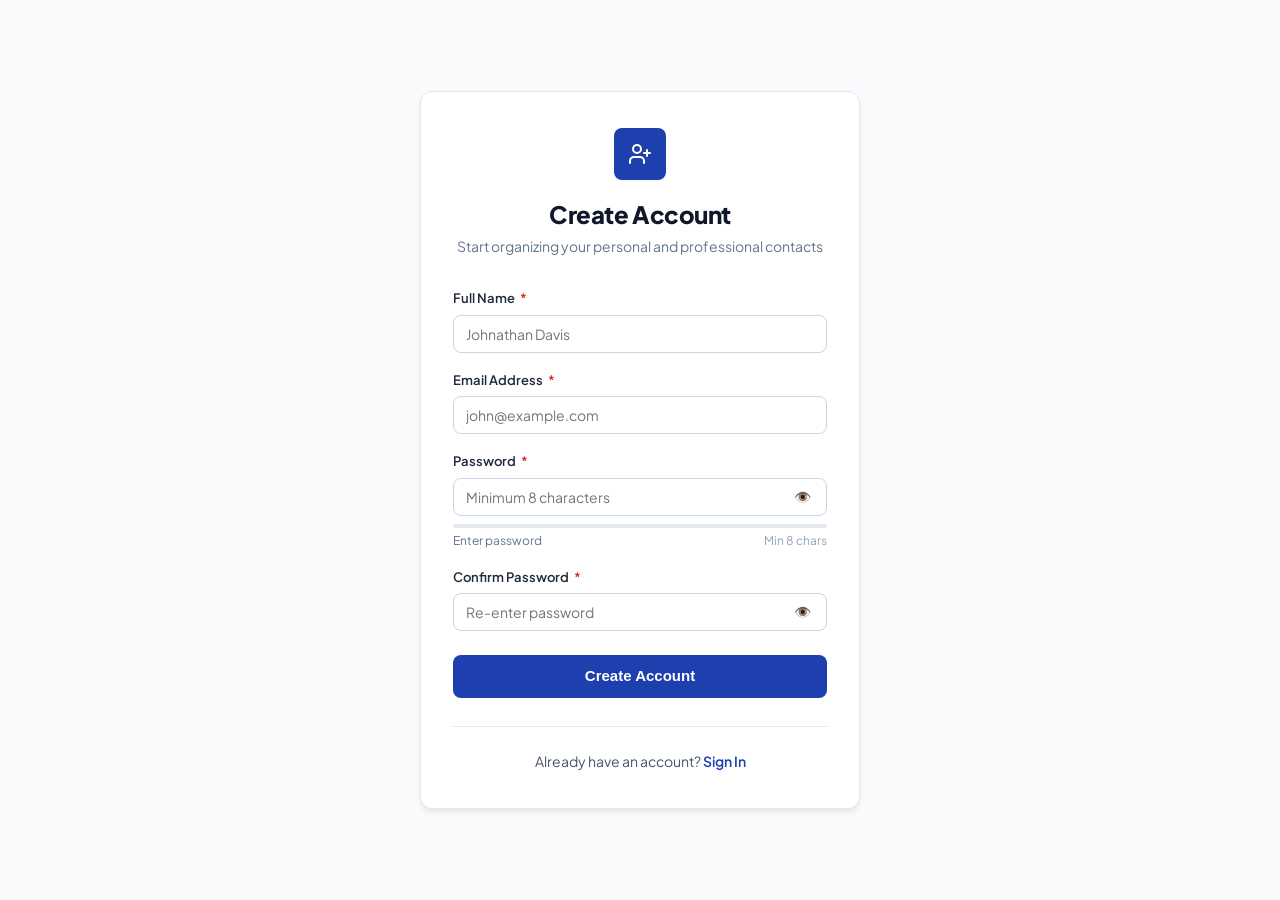
<file: src/main/resources/static/register.html>
<!DOCTYPE html>
<html lang="en">
<head>
  <meta charset="UTF-8">
  <meta name="viewport" content="width=device-width, initial-scale=1.0">
  <title>Create Account - Contact Manager</title>
  <link rel="preconnect" href="https://fonts.googleapis.com">
  <link rel="preconnect" href="https://fonts.gstatic.com" crossorigin>
  <link href="https://fonts.googleapis.com/css2?family=Plus+Jakarta+Sans:wght@400;500;600;700;800&display=swap" rel="stylesheet">
  <link rel="stylesheet" href="css/style.css">
  <link rel="stylesheet" href="css/auth.css">
</head>
<body>
  <div class="auth-wrapper">
    <div class="auth-card">
      <div class="auth-header">
        <div class="auth-brand-icon">
          <svg width="24" height="24" viewBox="0 0 24 24" fill="none" stroke="currentColor" stroke-width="2" stroke-linecap="round" stroke-linejoin="round">
            <path d="M16 21v-2a4 4 0 0 0-4-4H6a4 4 0 0 0-4 4v2"></path>
            <circle cx="9" cy="7" r="4"></circle>
            <line x1="19" y1="8" x2="19" y2="14"></line>
            <line x1="22" y1="11" x2="16" y2="11"></line>
          </svg>
        </div>
        <h1>Create Account</h1>
        <p>Start organizing your personal and professional contacts</p>
      </div>

      <div id="authAlert" class="auth-alert" role="alert"></div>

      <form id="registerForm" novalidate>
        <div class="form-group" style="margin-bottom: 1.125rem;">
          <label for="fullName" class="form-label">Full Name <span class="required-star">*</span></label>
          <input
            type="text"
            id="fullName"
            name="fullName"
            class="form-input"
            placeholder="Johnathan Davis"
            autocomplete="name"
            required
          >
          <div id="fullNameError" class="field-error-msg"></div>
        </div>

        <div class="form-group" style="margin-bottom: 1.125rem;">
          <label for="email" class="form-label">Email Address <span class="required-star">*</span></label>
          <input
            type="email"
            id="email"
            name="email"
            class="form-input"
            placeholder="john@example.com"
            autocomplete="email"
            required
          >
          <div id="emailError" class="field-error-msg"></div>
        </div>

        <div class="form-group" style="margin-bottom: 1.125rem;">
          <label for="password" class="form-label">Password <span class="required-star">*</span></label>
          <div class="password-input-group">
            <input
              type="password"
              id="password"
              name="password"
              class="form-input"
              placeholder="Minimum 8 characters"
              autocomplete="new-password"
              required
            >
            <button type="button" id="togglePasswordBtn" class="password-toggle-btn" aria-label="Toggle password visibility">
              <span>👁️</span>
            </button>
          </div>
          <!-- Password strength meter -->
          <div class="strength-bar-container">
            <div class="strength-bar">
              <div id="strengthFill" class="strength-fill"></div>
            </div>
            <div class="strength-text">
              <span id="strengthLabel">Enter password</span>
              <span style="color: var(--color-slate-400);">Min 8 chars</span>
            </div>
          </div>
          <div id="passwordError" class="field-error-msg"></div>
        </div>

        <div class="form-group" style="margin-bottom: 1.5rem;">
          <label for="confirmPassword" class="form-label">Confirm Password <span class="required-star">*</span></label>
          <div class="password-input-group">
            <input
              type="password"
              id="confirmPassword"
              name="confirmPassword"
              class="form-input"
              placeholder="Re-enter password"
              autocomplete="new-password"
              required
            >
            <button type="button" id="toggleConfirmPasswordBtn" class="password-toggle-btn" aria-label="Toggle password visibility">
              <span>👁️</span>
            </button>
          </div>
          <div id="confirmPasswordError" class="field-error-msg"></div>
        </div>

        <button type="submit" id="submitBtn" class="btn btn-primary btn-block">
          <span id="btnText">Create Account</span>
          <span id="btnSpinner" style="display: none;">Registering...</span>
        </button>
      </form>

      <div class="auth-footer">
        Already have an account? <a href="login.html" class="auth-link">Sign In</a>
      </div>
    </div>
  </div>

  <script src="js/register.js"></script>
</body>
</html>
</file>
<file: src/main/resources/static/css/style.css>
/* ==========================================================================
   Contact Management System - Primary Stylesheet
   Color Palette: Deep Navy (#0f172a, #1e293b, #1d4ed8), Light Slate (#f8fafc, #f1f5f9)
   ========================================================================== */

:root {
  --color-primary: #1e40af;
  --color-primary-hover: #1d4ed8;
  --color-primary-light: #eff6ff;
  --color-navy: #0f172a;
  --color-slate-800: #1e293b;
  --color-slate-600: #475569;
  --color-slate-500: #64748b;
  --color-slate-400: #94a3b8;
  --color-slate-300: #cbd5e1;
  --color-slate-200: #e2e8f0;
  --color-slate-100: #f1f5f9;
  --color-slate-50: #f8fafc;
  --color-white: #ffffff;
  --color-danger: #dc2626;
  --color-danger-hover: #b91c1c;
  --color-danger-light: #fef2f2;
  --color-success: #16a34a;
  --color-success-light: #f0fdf4;
  --color-warning: #d97706;
  --color-warning-light: #fffbeb;

  --font-sans: 'Plus Jakarta Sans', system-ui, -apple-system, BlinkMacSystemFont, "Segoe UI", Roboto, sans-serif;
  --shadow-sm: 0 1px 2px 0 rgb(0 0 0 / 0.05);
  --shadow-md: 0 4px 6px -1px rgb(0 0 0 / 0.07), 0 2px 4px -2px rgb(0 0 0 / 0.05);
  --shadow-lg: 0 10px 15px -3px rgb(0 0 0 / 0.08), 0 4px 6px -4px rgb(0 0 0 / 0.04);
  --radius-sm: 0.375rem;
  --radius-md: 0.5rem;
  --radius-lg: 0.75rem;
  --radius-full: 9999px;
}

*, *::before, *::after {
  box-sizing: border-box;
  margin: 0;
  padding: 0;
}

body {
  font-family: var(--font-sans);
  background-color: var(--color-slate-50);
  color: var(--color-slate-800);
  line-height: 1.5;
  min-height: 100vh;
  display: flex;
  flex-direction: column;
}

/* Container */
.container {
  width: 100%;
  max-width: 1240px;
  margin: 0 auto;
  padding: 0 1.5rem;
}

/* Header & Navbar */
.app-header {
  background-color: var(--color-white);
  border-bottom: 1px solid var(--color-slate-200);
  position: sticky;
  top: 0;
  z-index: 40;
}

.header-inner {
  display: flex;
  align-items: center;
  justify-content: space-between;
  padding: 1rem 0;
  gap: 1rem;
}

.brand-section {
  display: flex;
  align-items: center;
  gap: 0.75rem;
  text-decoration: none;
  color: inherit;
}

.brand-icon {
  width: 2.5rem;
  height: 2.5rem;
  background-color: var(--color-primary);
  color: var(--color-white);
  border-radius: var(--radius-md);
  display: flex;
  align-items: center;
  justify-content: center;
  font-weight: 700;
  box-shadow: var(--shadow-sm);
}

.brand-text h1 {
  font-size: 1.125rem;
  font-weight: 700;
  color: var(--color-navy);
  line-height: 1.2;
}

.brand-text p {
  font-size: 0.8125rem;
  color: var(--color-slate-500);
}

.header-actions {
  display: flex;
  align-items: center;
  gap: 0.75rem;
}

.user-badge {
  display: flex;
  align-items: center;
  gap: 0.5rem;
  padding: 0.375rem 0.75rem;
  background-color: var(--color-slate-100);
  border: 1px solid var(--color-slate-200);
  border-radius: var(--radius-full);
  font-size: 0.8125rem;
  font-weight: 500;
  color: var(--color-slate-800);
}

.user-avatar-dot {
  width: 0.5rem;
  height: 0.5rem;
  border-radius: 50%;
  background-color: var(--color-success);
}

/* Buttons */
.btn {
  display: inline-flex;
  align-items: center;
  justify-content: center;
  gap: 0.5rem;
  padding: 0.5rem 1rem;
  font-size: 0.875rem;
  font-weight: 600;
  border-radius: var(--radius-md);
  cursor: pointer;
  border: 1px solid transparent;
  transition: all 0.15s ease-in-out;
  text-decoration: none;
  line-height: 1.25;
}

.btn-primary {
  background-color: var(--color-primary);
  color: var(--color-white);
}

.btn-primary:hover {
  background-color: var(--color-primary-hover);
}

.btn-secondary {
  background-color: var(--color-white);
  border-color: var(--color-slate-300);
  color: var(--color-slate-800);
}

.btn-secondary:hover {
  background-color: var(--color-slate-100);
  border-color: var(--color-slate-400);
}

.btn-danger {
  background-color: var(--color-danger);
  color: var(--color-white);
}

.btn-danger:hover {
  background-color: var(--color-danger-hover);
}

.btn-sm {
  padding: 0.25rem 0.5rem;
  font-size: 0.75rem;
}

.btn-icon-only {
  padding: 0.375rem;
  border-radius: var(--radius-sm);
}

/* Main Content */
.main-content {
  flex: 1;
  padding: 2rem 0 3rem;
}

/* Stats Section */
.stats-grid {
  display: grid;
  grid-template-columns: repeat(auto-fit, minmax(240px, 1fr));
  gap: 1.25rem;
  margin-bottom: 2rem;
}

.stat-card {
  background: var(--color-white);
  border: 1px solid var(--color-slate-200);
  border-radius: var(--radius-lg);
  padding: 1.25rem;
  box-shadow: var(--shadow-sm);
  display: flex;
  align-items: center;
  gap: 1rem;
  transition: transform 0.15s ease, box-shadow 0.15s ease;
}

.stat-card:hover {
  box-shadow: var(--shadow-md);
  transform: translateY(-1px);
}

.stat-icon-wrapper {
  width: 3rem;
  height: 3rem;
  border-radius: var(--radius-md);
  display: flex;
  align-items: center;
  justify-content: center;
  flex-shrink: 0;
}

.stat-icon-blue { background-color: #eff6ff; color: #1d4ed8; }
.stat-icon-emerald { background-color: #ecfdf5; color: #059669; }
.stat-icon-indigo { background-color: #e0e7ff; color: #4338ca; }
.stat-icon-amber { background-color: #fffbeb; color: #b45309; }

.stat-info p {
  font-size: 0.8125rem;
  font-weight: 500;
  color: var(--color-slate-500);
  text-transform: uppercase;
  letter-spacing: 0.025em;
}

.stat-info .stat-number {
  font-size: 1.75rem;
  font-weight: 800;
  color: var(--color-navy);
  line-height: 1.2;
}

/* Table Controls / Search */
.content-card {
  background: var(--color-white);
  border: 1px solid var(--color-slate-200);
  border-radius: var(--radius-lg);
  box-shadow: var(--shadow-sm);
  overflow: hidden;
}

.card-toolbar {
  padding: 1.25rem 1.5rem;
  border-bottom: 1px solid var(--color-slate-200);
  display: flex;
  flex-wrap: wrap;
  align-items: center;
  justify-content: space-between;
  gap: 1rem;
}

.search-box-wrapper {
  position: relative;
  flex: 1;
  max-width: 460px;
  min-width: 260px;
}

.search-icon {
  position: absolute;
  left: 0.875rem;
  top: 50%;
  transform: translateY(-50%);
  color: var(--color-slate-400);
  pointer-events: none;
}

.search-input {
  width: 100%;
  padding: 0.5625rem 2.25rem 0.5625rem 2.5rem;
  border: 1px solid var(--color-slate-300);
  border-radius: var(--radius-md);
  font-size: 0.875rem;
  background-color: var(--color-white);
  color: var(--color-slate-800);
  transition: border-color 0.15s, box-shadow 0.15s;
}

.search-input:focus {
  outline: none;
  border-color: var(--color-primary);
  box-shadow: 0 0 0 3px rgba(30, 64, 175, 0.12);
}

.search-clear-btn {
  position: absolute;
  right: 0.75rem;
  top: 50%;
  transform: translateY(-50%);
  background: none;
  border: none;
  color: var(--color-slate-400);
  cursor: pointer;
  padding: 0.25rem;
  font-size: 0.875rem;
}

.search-clear-btn:hover {
  color: var(--color-slate-600);
}

/* Table Styling */
.table-responsive {
  width: 100%;
  overflow-x: auto;
}

.data-table {
  width: 100%;
  border-collapse: collapse;
  text-align: left;
  font-size: 0.875rem;
}

.data-table thead th {
  background-color: var(--color-slate-50);
  color: var(--color-slate-600);
  font-weight: 600;
  text-transform: uppercase;
  font-size: 0.75rem;
  letter-spacing: 0.05em;
  padding: 0.875rem 1.25rem;
  border-bottom: 1px solid var(--color-slate-200);
  white-space: nowrap;
}

.data-table tbody td {
  padding: 1rem 1.25rem;
  border-bottom: 1px solid var(--color-slate-200);
  vertical-align: middle;
}

.data-table tbody tr:last-child td {
  border-bottom: none;
}

.data-table tbody tr:hover {
  background-color: #f8fafc;
}

.contact-name-cell {
  display: flex;
  align-items: center;
  gap: 0.75rem;
}

.avatar-bubble {
  width: 2.25rem;
  height: 2.25rem;
  border-radius: 50%;
  background-color: var(--color-primary-light);
  color: var(--color-primary);
  font-weight: 700;
  font-size: 0.8125rem;
  display: flex;
  align-items: center;
  justify-content: center;
  flex-shrink: 0;
}

.contact-title-sub {
  font-size: 0.75rem;
  color: var(--color-slate-500);
}

.text-muted {
  color: var(--color-slate-400);
  font-style: italic;
}

.badge {
  display: inline-block;
  padding: 0.2rem 0.5rem;
  border-radius: var(--radius-sm);
  font-size: 0.75rem;
  font-weight: 500;
  background-color: var(--color-slate-100);
  color: var(--color-slate-600);
}

/* Actions Column */
.table-actions {
  display: flex;
  align-items: center;
  gap: 0.375rem;
}

.action-btn {
  background: transparent;
  border: 1px solid var(--color-slate-200);
  color: var(--color-slate-600);
  border-radius: var(--radius-sm);
  padding: 0.375rem 0.5rem;
  cursor: pointer;
  font-size: 0.75rem;
  font-weight: 500;
  transition: all 0.15s;
}

.action-btn:hover {
  background-color: var(--color-slate-100);
  color: var(--color-slate-800);
}

.action-btn.delete-btn:hover {
  background-color: var(--color-danger-light);
  color: var(--color-danger);
  border-color: rgba(220, 38, 38, 0.2);
}

/* Modals */
.modal-backdrop {
  position: fixed;
  inset: 0;
  background-color: rgba(15, 23, 42, 0.6);
  backdrop-filter: blur(2px);
  z-index: 100;
  display: flex;
  align-items: center;
  justify-content: center;
  padding: 1rem;
  opacity: 0;
  visibility: hidden;
  transition: opacity 0.2s ease, visibility 0.2s ease;
}

.modal-backdrop.active {
  opacity: 1;
  visibility: visible;
}

.modal-card {
  background: var(--color-white);
  border-radius: var(--radius-lg);
  box-shadow: var(--shadow-lg);
  width: 100%;
  max-width: 580px;
  max-height: 90vh;
  overflow-y: auto;
  border: 1px solid var(--color-slate-200);
  transform: translateY(12px) scale(0.98);
  transition: transform 0.2s ease;
}

.modal-backdrop.active .modal-card {
  transform: translateY(0) scale(1);
}

.modal-header {
  padding: 1.25rem 1.5rem;
  border-bottom: 1px solid var(--color-slate-200);
  display: flex;
  align-items: center;
  justify-content: space-between;
}

.modal-header h2 {
  font-size: 1.125rem;
  font-weight: 700;
  color: var(--color-navy);
}

.modal-close-btn {
  background: none;
  border: none;
  font-size: 1.25rem;
  color: var(--color-slate-400);
  cursor: pointer;
  padding: 0.25rem;
  border-radius: var(--radius-sm);
  display: flex;
  align-items: center;
  justify-content: center;
}

.modal-close-btn:hover {
  color: var(--color-slate-700);
}

.modal-body {
  padding: 1.5rem;
}

.modal-footer {
  padding: 1rem 1.5rem;
  background-color: var(--color-slate-50);
  border-top: 1px solid var(--color-slate-200);
  display: flex;
  justify-content: flex-end;
  gap: 0.75rem;
}

/* Forms */
.form-grid {
  display: grid;
  grid-template-columns: repeat(2, 1fr);
  gap: 1rem;
}

.form-group-full {
  grid-column: span 2;
}

.form-label {
  display: block;
  font-size: 0.8125rem;
  font-weight: 600;
  color: var(--color-slate-700);
  margin-bottom: 0.375rem;
}

.form-label .required-star {
  color: var(--color-danger);
  margin-left: 0.2rem;
}

.form-input, .form-textarea {
  width: 100%;
  padding: 0.5625rem 0.75rem;
  font-size: 0.875rem;
  border: 1px solid var(--color-slate-300);
  border-radius: var(--radius-md);
  background-color: var(--color-white);
  color: var(--color-slate-800);
  font-family: inherit;
  transition: border-color 0.15s, box-shadow 0.15s;
}

.form-input:focus, .form-textarea:focus {
  outline: none;
  border-color: var(--color-primary);
  box-shadow: 0 0 0 3px rgba(30, 64, 175, 0.12);
}

.form-input.is-invalid {
  border-color: var(--color-danger);
}

.field-error-msg {
  font-size: 0.75rem;
  color: var(--color-danger);
  margin-top: 0.25rem;
  display: none;
}

.field-error-msg.visible {
  display: block;
}

/* Empty States & Loading */
.empty-state {
  padding: 4rem 1.5rem;
  text-align: center;
}

.empty-state-icon {
  width: 3.5rem;
  height: 3.5rem;
  background-color: var(--color-slate-100);
  color: var(--color-slate-400);
  border-radius: 50%;
  display: flex;
  align-items: center;
  justify-content: center;
  margin: 0 auto 1rem;
}

.empty-state h3 {
  font-size: 1.125rem;
  font-weight: 700;
  color: var(--color-navy);
  margin-bottom: 0.5rem;
}

.empty-state p {
  color: var(--color-slate-500);
  font-size: 0.875rem;
  max-width: 360px;
  margin: 0 auto 1.25rem;
}

/* Toast Notifications */
.toast-container {
  position: fixed;
  bottom: 1.5rem;
  right: 1.5rem;
  z-index: 200;
  display: flex;
  flex-direction: column;
  gap: 0.75rem;
  pointer-events: none;
}

.toast {
  pointer-events: auto;
  background: var(--color-white);
  border-radius: var(--radius-md);
  box-shadow: var(--shadow-lg);
  padding: 0.875rem 1.25rem;
  display: flex;
  align-items: center;
  gap: 0.75rem;
  font-size: 0.875rem;
  font-weight: 500;
  border-left: 4px solid var(--color-primary);
  animation: slideInToast 0.2s ease forwards;
}

.toast.success { border-left-color: var(--color-success); }
.toast.error { border-left-color: var(--color-danger); }

@keyframes slideInToast {
  from { transform: translateX(100%); opacity: 0; }
  to { transform: translateX(0); opacity: 1; }
}

/* Responsive adjustments */
@media (max-width: 768px) {
  .form-grid {
    grid-template-columns: 1fr;
  }
  .form-group-full {
    grid-column: span 1;
  }
  .card-toolbar {
    flex-direction: column;
    align-items: stretch;
  }
  .search-box-wrapper {
    max-width: 100%;
  }
}
</file>
<file: src/main/resources/static/css/auth.css>
/* ==========================================================================
   Contact Management System - Authentication Pages Stylesheet
   ========================================================================== */

.auth-wrapper {
  min-height: 100vh;
  display: flex;
  flex-direction: column;
  justify-content: center;
  align-items: center;
  padding: 2rem 1rem;
  background-color: var(--color-slate-50);
}

.auth-card {
  width: 100%;
  max-width: 440px;
  background: var(--color-white);
  border: 1px solid var(--color-slate-200);
  border-radius: var(--radius-lg);
  box-shadow: var(--shadow-md);
  padding: 2.25rem 2rem;
}

.auth-header {
  text-align: center;
  margin-bottom: 2rem;
}

.auth-brand-icon {
  width: 3.25rem;
  height: 3.25rem;
  background-color: var(--color-primary);
  color: var(--color-white);
  border-radius: var(--radius-md);
  display: inline-flex;
  align-items: center;
  justify-content: center;
  margin-bottom: 1rem;
  box-shadow: var(--shadow-sm);
}

.auth-header h1 {
  font-size: 1.5rem;
  font-weight: 800;
  color: var(--color-navy);
  letter-spacing: -0.02em;
}

.auth-header p {
  font-size: 0.875rem;
  color: var(--color-slate-500);
  margin-top: 0.25rem;
}

.password-input-group {
  position: relative;
}

.password-input-group .form-input {
  padding-right: 2.75rem;
}

.password-toggle-btn {
  position: absolute;
  right: 0.75rem;
  top: 50%;
  transform: translateY(-50%);
  background: none;
  border: none;
  color: var(--color-slate-400);
  cursor: pointer;
  padding: 0.25rem;
  display: flex;
  align-items: center;
  justify-content: center;
  font-size: 0.875rem;
}

.password-toggle-btn:hover {
  color: var(--color-slate-600);
}

/* Remember me & Forgot Password */
.auth-options {
  display: flex;
  align-items: center;
  justify-content: space-between;
  margin-top: 1rem;
  margin-bottom: 1.25rem;
  font-size: 0.8125rem;
}

.remember-me-label {
  display: flex;
  align-items: center;
  gap: 0.5rem;
  cursor: pointer;
  color: var(--color-slate-700);
}

.auth-link {
  color: var(--color-primary);
  text-decoration: none;
  font-weight: 600;
}

.auth-link:hover {
  text-decoration: underline;
}

.btn-block {
  width: 100%;
  padding: 0.6875rem 1rem;
  font-size: 0.9375rem;
}

.auth-footer {
  text-align: center;
  margin-top: 1.75rem;
  padding-top: 1.5rem;
  border-top: 1px solid var(--color-slate-200);
  font-size: 0.875rem;
  color: var(--color-slate-600);
}

/* Password Strength Indicator */
.strength-bar-container {
  margin-top: 0.5rem;
}

.strength-bar {
  height: 4px;
  background-color: var(--color-slate-200);
  border-radius: 2px;
  overflow: hidden;
  display: flex;
}

.strength-fill {
  height: 100%;
  width: 0%;
  transition: width 0.3s ease, background-color 0.3s ease;
}

.strength-text {
  font-size: 0.75rem;
  color: var(--color-slate-500);
  margin-top: 0.25rem;
  display: flex;
  justify-content: space-between;
}

/* Alert Boxes */
.auth-alert {
  padding: 0.75rem 1rem;
  border-radius: var(--radius-md);
  font-size: 0.8125rem;
  margin-bottom: 1.25rem;
  display: none;
}

.auth-alert.visible {
  display: block;
}

.auth-alert.danger {
  background-color: var(--color-danger-light);
  color: var(--color-danger);
  border: 1px solid rgba(220, 38, 38, 0.2);
}

.auth-alert.success {
  background-color: var(--color-success-light);
  color: var(--color-success);
  border: 1px solid rgba(22, 163, 74, 0.2);
}

.auth-alert.info {
  background-color: #eff6ff;
  color: #1e40af;
  border: 1px solid #bfdbfe;
}
</file>
